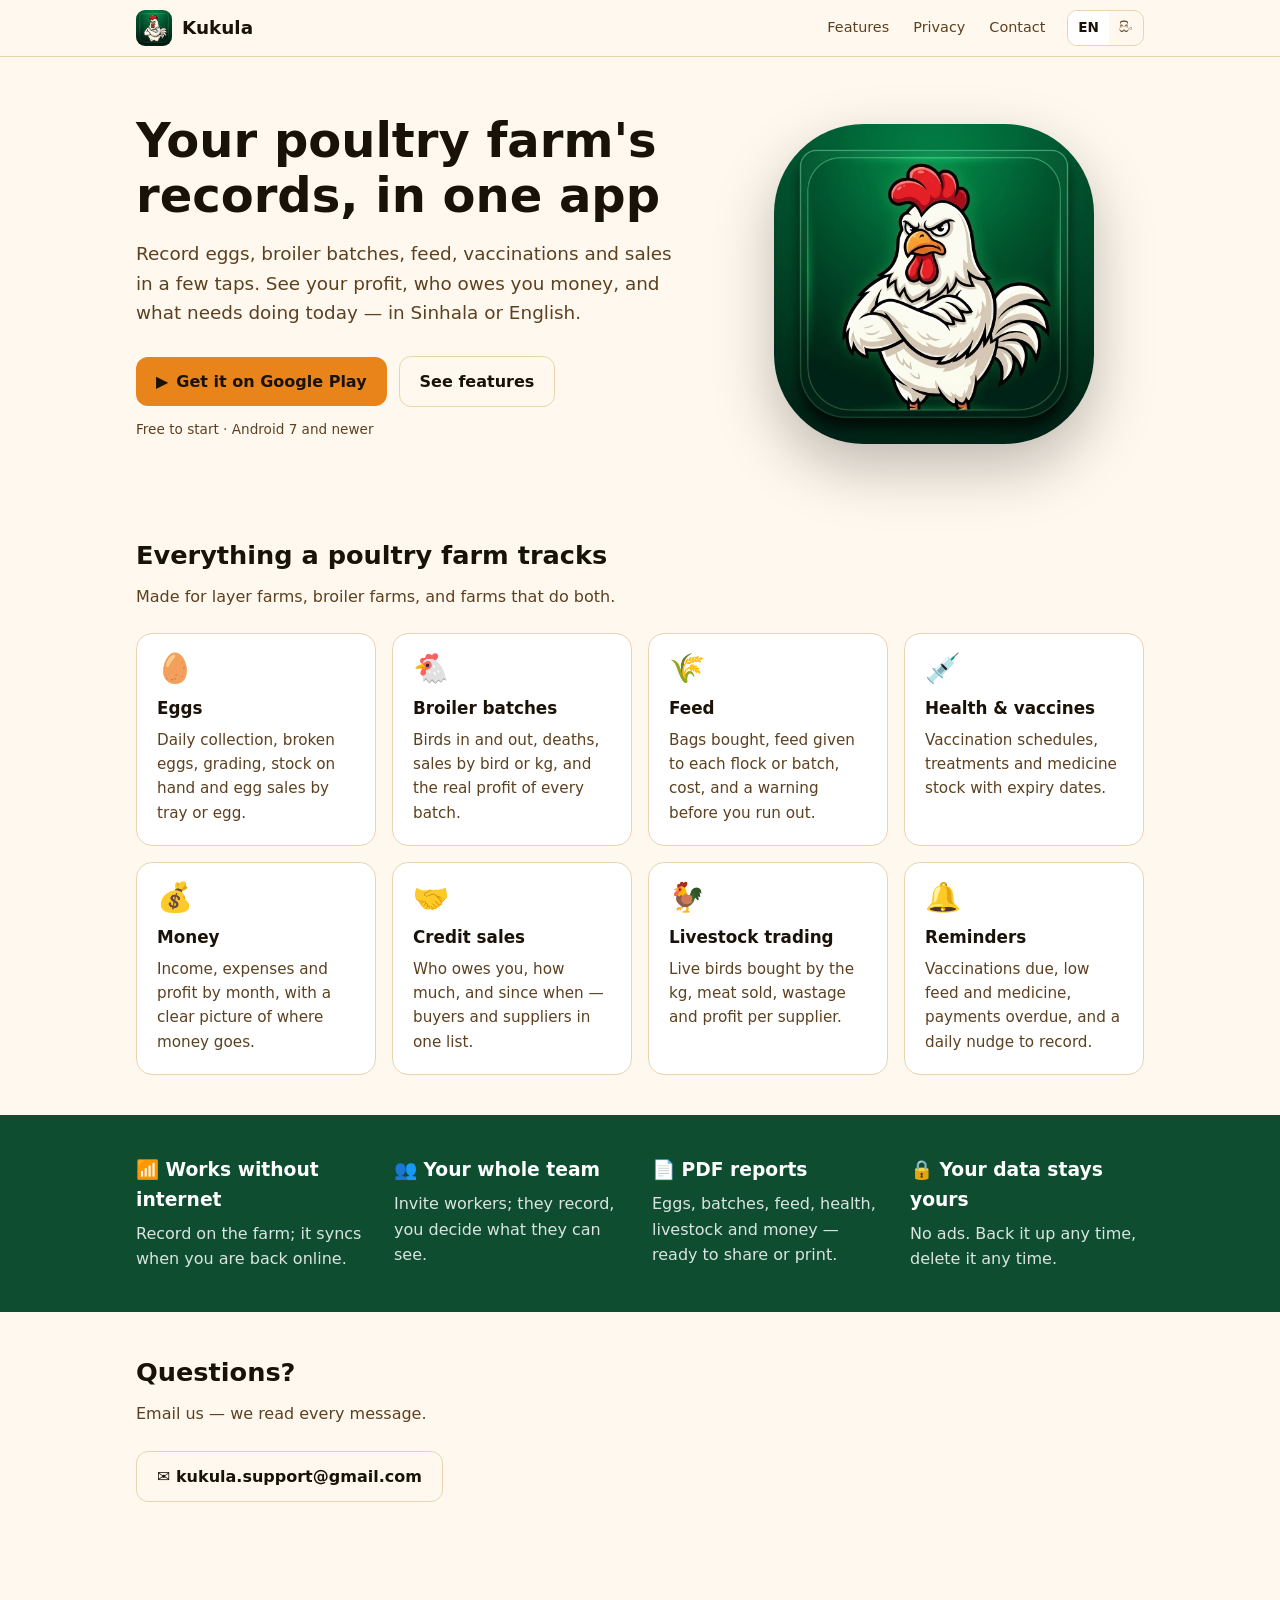
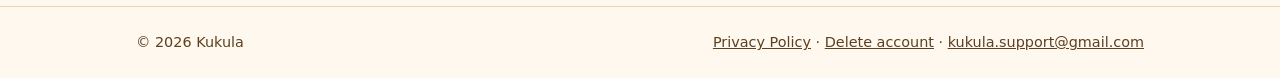
<file: index.html>
<!doctype html>
<html lang="en" data-lang="en">
<head>
<meta charset="utf-8">
<meta name="viewport" content="width=device-width, initial-scale=1">
<title>Kukula — Poultry Farm Records</title>
<meta name="description" content="Kukula keeps a poultry farm's records in one app: eggs, broiler batches, feed, vaccinations, sales and money owed. In Sinhala and English, works offline.">
<link rel="icon" href="assets/favicon.png">
<link rel="stylesheet" href="assets/style.css">
<script src="assets/lang.js"></script>
</head>
<body>

<header class="site-header">
  <div class="wrap">
    <a class="brand" href="index.html"><img src="assets/icon.png" alt="">Kukula</a>
    <nav>
      <a class="hide-sm" href="#features"><span class="tr" lang="en">Features</span><span class="tr" lang="si">විශේෂාංග</span></a>
      <a href="privacy.html"><span class="tr" lang="en">Privacy</span><span class="tr" lang="si">පෞද්ගලිකත්වය</span></a>
      <a class="hide-sm" href="#contact"><span class="tr" lang="en">Contact</span><span class="tr" lang="si">සම්බන්ධ වන්න</span></a>
    </nav>
    <div class="lang-switch" role="group" aria-label="Language">
      <button type="button" data-set-lang="en">EN</button>
      <button type="button" data-set-lang="si">සිං</button>
    </div>
  </div>
</header>

<main>
  <section class="hero">
    <div>
      <h1>
        <span class="tr" lang="en">Your poultry farm's records, in one app</span>
        <span class="tr" lang="si">ඔබේ කුකුළු ගොවිපලේ සටහන් එකම යෙදුමක</span>
      </h1>
      <p class="lead">
        <span class="tr" lang="en">Record eggs, broiler batches, feed, vaccinations and sales in a few taps. See your profit, who owes you money, and what needs doing today — in Sinhala or English.</span>
        <span class="tr" lang="si">බිත්තර, බ්‍රොයිලර් බැච්, කෑම, එන්නත් සහ විකුණුම් තට්ටු කිහිපයකින් සටහන් කරන්න. ලාභය, ඔබට මුදල් ගෙවිය යුත්තේ කවුද, සහ අද කළ යුතු දේ — සිංහලෙන් හෝ ඉංග්‍රීසියෙන් බලන්න.</span>
      </p>
      <div class="cta">
        <a class="btn btn-primary" href="https://play.google.com/store/apps/details?id=com.kukulaapp.kukula_app">
          ▶ <span class="tr" lang="en">Get it on Google Play</span><span class="tr" lang="si">Google Play වෙතින් ලබා ගන්න</span>
        </a>
        <a class="btn btn-ghost" href="#features">
          <span class="tr" lang="en">See features</span><span class="tr" lang="si">විශේෂාංග බලන්න</span>
        </a>
      </div>
      <p class="note">
        <span class="tr" lang="en">Free to start · Android 7 and newer</span>
        <span class="tr" lang="si">නොමිලේ ආරම්භ කරන්න · Android 7 සහ ඉහළ</span>
      </p>
    </div>
    <div class="art"><img src="assets/icon.png" alt="Kukula app icon"></div>
  </section>

  <section class="block" id="features">
    <h2><span class="tr" lang="en">Everything a poultry farm tracks</span><span class="tr" lang="si">කුකුළු ගොවිපලකට අවශ්‍ය සියල්ල</span></h2>
    <p><span class="tr" lang="en">Made for layer farms, broiler farms, and farms that do both.</span><span class="tr" lang="si">බිත්තර ගොවිපල, බ්‍රොයිලර් ගොවිපල සහ දෙකම කරන ගොවිපල සඳහා.</span></p>
    <div class="grid">
      <div class="card"><div class="icon">🥚</div>
        <h3><span class="tr" lang="en">Eggs</span><span class="tr" lang="si">බිත්තර</span></h3>
        <p><span class="tr" lang="en">Daily collection, broken eggs, grading, stock on hand and egg sales by tray or egg.</span><span class="tr" lang="si">දිනපතා එකතුව, බිඳුණු බිත්තර, ශ්‍රේණිගත කිරීම, ඇති තොගය සහ ට්‍රේ / බිත්තර වශයෙන් විකුණුම්.</span></p></div>
      <div class="card"><div class="icon">🐔</div>
        <h3><span class="tr" lang="en">Broiler batches</span><span class="tr" lang="si">බ්‍රොයිලර් බැච්</span></h3>
        <p><span class="tr" lang="en">Birds in and out, deaths, sales by bird or kg, and the real profit of every batch.</span><span class="tr" lang="si">කුකුළන් ඇතුළු වීම සහ පිටවීම, මරණ, කුකුළන් හෝ kg වශයෙන් විකුණුම්, සහ සෑම බැච් එකකම සැබෑ ලාභය.</span></p></div>
      <div class="card"><div class="icon">🌾</div>
        <h3><span class="tr" lang="en">Feed</span><span class="tr" lang="si">කුකුළු කෑම</span></h3>
        <p><span class="tr" lang="en">Bags bought, feed given to each flock or batch, cost, and a warning before you run out.</span><span class="tr" lang="si">මිලදී ගත් බෑග්, එක් එක් රංචුවට / බැච් එකට දුන් කෑම, වියදම, සහ අවසන් වීමට පෙර අනතුරු ඇඟවීමක්.</span></p></div>
      <div class="card"><div class="icon">💉</div>
        <h3><span class="tr" lang="en">Health &amp; vaccines</span><span class="tr" lang="si">සෞඛ්‍ය සහ එන්නත්</span></h3>
        <p><span class="tr" lang="en">Vaccination schedules, treatments and medicine stock with expiry dates.</span><span class="tr" lang="si">එන්නත් කාලසටහන්, ප්‍රතිකාර සහ කල් ඉකුත් වන දින සමඟ බෙහෙත් තොගය.</span></p></div>
      <div class="card"><div class="icon">💰</div>
        <h3><span class="tr" lang="en">Money</span><span class="tr" lang="si">මුදල්</span></h3>
        <p><span class="tr" lang="en">Income, expenses and profit by month, with a clear picture of where money goes.</span><span class="tr" lang="si">මාසය අනුව ආදායම්, වියදම් සහ ලාභය, මුදල් යන තැන පැහැදිලිව.</span></p></div>
      <div class="card"><div class="icon">🤝</div>
        <h3><span class="tr" lang="en">Credit sales</span><span class="tr" lang="si">ණයට විකුණුම්</span></h3>
        <p><span class="tr" lang="en">Who owes you, how much, and since when — buyers and suppliers in one list.</span><span class="tr" lang="si">කවුද ගෙවිය යුත්තේ, කොපමණද, කවදා සිටද — ගැනුම්කරුවන් සහ සැපයුම්කරුවන් එකම ලැයිස්තුවක.</span></p></div>
      <div class="card"><div class="icon">🐓</div>
        <h3><span class="tr" lang="en">Livestock trading</span><span class="tr" lang="si">කුකුළු වෙළඳාම</span></h3>
        <p><span class="tr" lang="en">Live birds bought by the kg, meat sold, wastage and profit per supplier.</span><span class="tr" lang="si">kg වශයෙන් මිලදී ගත් පණපිටින් කුකුළන්, විකුණූ මස්, නාස්තිය සහ සැපයුම්කරු අනුව ලාභය.</span></p></div>
      <div class="card"><div class="icon">🔔</div>
        <h3><span class="tr" lang="en">Reminders</span><span class="tr" lang="si">සිහිකැඳවීම්</span></h3>
        <p><span class="tr" lang="en">Vaccinations due, low feed and medicine, payments overdue, and a daily nudge to record.</span><span class="tr" lang="si">නියමිත එන්නත්, අඩු කෑම සහ බෙහෙත්, පරක්කු ගෙවීම්, සහ දිනපතා සටහන් කිරීමට මතක් කිරීමක්.</span></p></div>
    </div>
  </section>

  <div class="band">
    <div class="inner">
      <div>
        <h3><span class="tr" lang="en">📶 Works without internet</span><span class="tr" lang="si">📶 අන්තර්ජාලය නැතිවත් වැඩ</span></h3>
        <p><span class="tr" lang="en">Record on the farm; it syncs when you are back online.</span><span class="tr" lang="si">ගොවිපලේදී සටහන් කරන්න; අන්තර්ජාලය ආ විට සමමුහුර්ත වේ.</span></p>
      </div>
      <div>
        <h3><span class="tr" lang="en">👥 Your whole team</span><span class="tr" lang="si">👥 මුළු කණ්ඩායමම</span></h3>
        <p><span class="tr" lang="en">Invite workers; they record, you decide what they can see.</span><span class="tr" lang="si">සේවකයන් එකතු කරන්න; ඔවුන් සටහන් කරයි, ඔවුන්ට පෙනෙන දේ ඔබ තීරණය කරයි.</span></p>
      </div>
      <div>
        <h3><span class="tr" lang="en">📄 PDF reports</span><span class="tr" lang="si">📄 PDF වාර්තා</span></h3>
        <p><span class="tr" lang="en">Eggs, batches, feed, health, livestock and money — ready to share or print.</span><span class="tr" lang="si">බිත්තර, බැච්, කෑම, සෞඛ්‍ය, කුකුළු වෙළඳාම සහ මුදල් — බෙදා ගැනීමට හෝ මුද්‍රණයට.</span></p>
      </div>
      <div>
        <h3><span class="tr" lang="en">🔒 Your data stays yours</span><span class="tr" lang="si">🔒 ඔබේ දත්ත ඔබටමයි</span></h3>
        <p><span class="tr" lang="en">No ads. Back it up any time, delete it any time.</span><span class="tr" lang="si">දැන්වීම් නැත. ඕනෑම වේලාවක backup කරන්න, ඕනෑම වේලාවක මකන්න.</span></p>
      </div>
    </div>
  </div>

  <section class="block" id="contact">
    <h2><span class="tr" lang="en">Questions?</span><span class="tr" lang="si">ප්‍රශ්න තිබේද?</span></h2>
    <p>
      <span class="tr" lang="en">Email us — we read every message.</span>
      <span class="tr" lang="si">අපට email කරන්න — සෑම පණිවිඩයක්ම කියවමු.</span>
    </p>
    <a class="btn btn-ghost" href="mailto:kukula.support@gmail.com">✉ kukula.support@gmail.com</a>
  </section>
</main>

<footer class="site-footer">
  <div class="wrap">
    <span>© 2026 Kukula</span>
    <span>
      <a href="privacy.html"><span class="tr" lang="en">Privacy Policy</span><span class="tr" lang="si">පෞද්ගලිකත්ව ප්‍රතිපත්තිය</span></a> ·
      <a href="delete-account.html"><span class="tr" lang="en">Delete account</span><span class="tr" lang="si">ගිණුම මකන්න</span></a> ·
      <a href="mailto:kukula.support@gmail.com">kukula.support@gmail.com</a>
    </span>
  </div>
</footer>
</body>
</html>
</file>
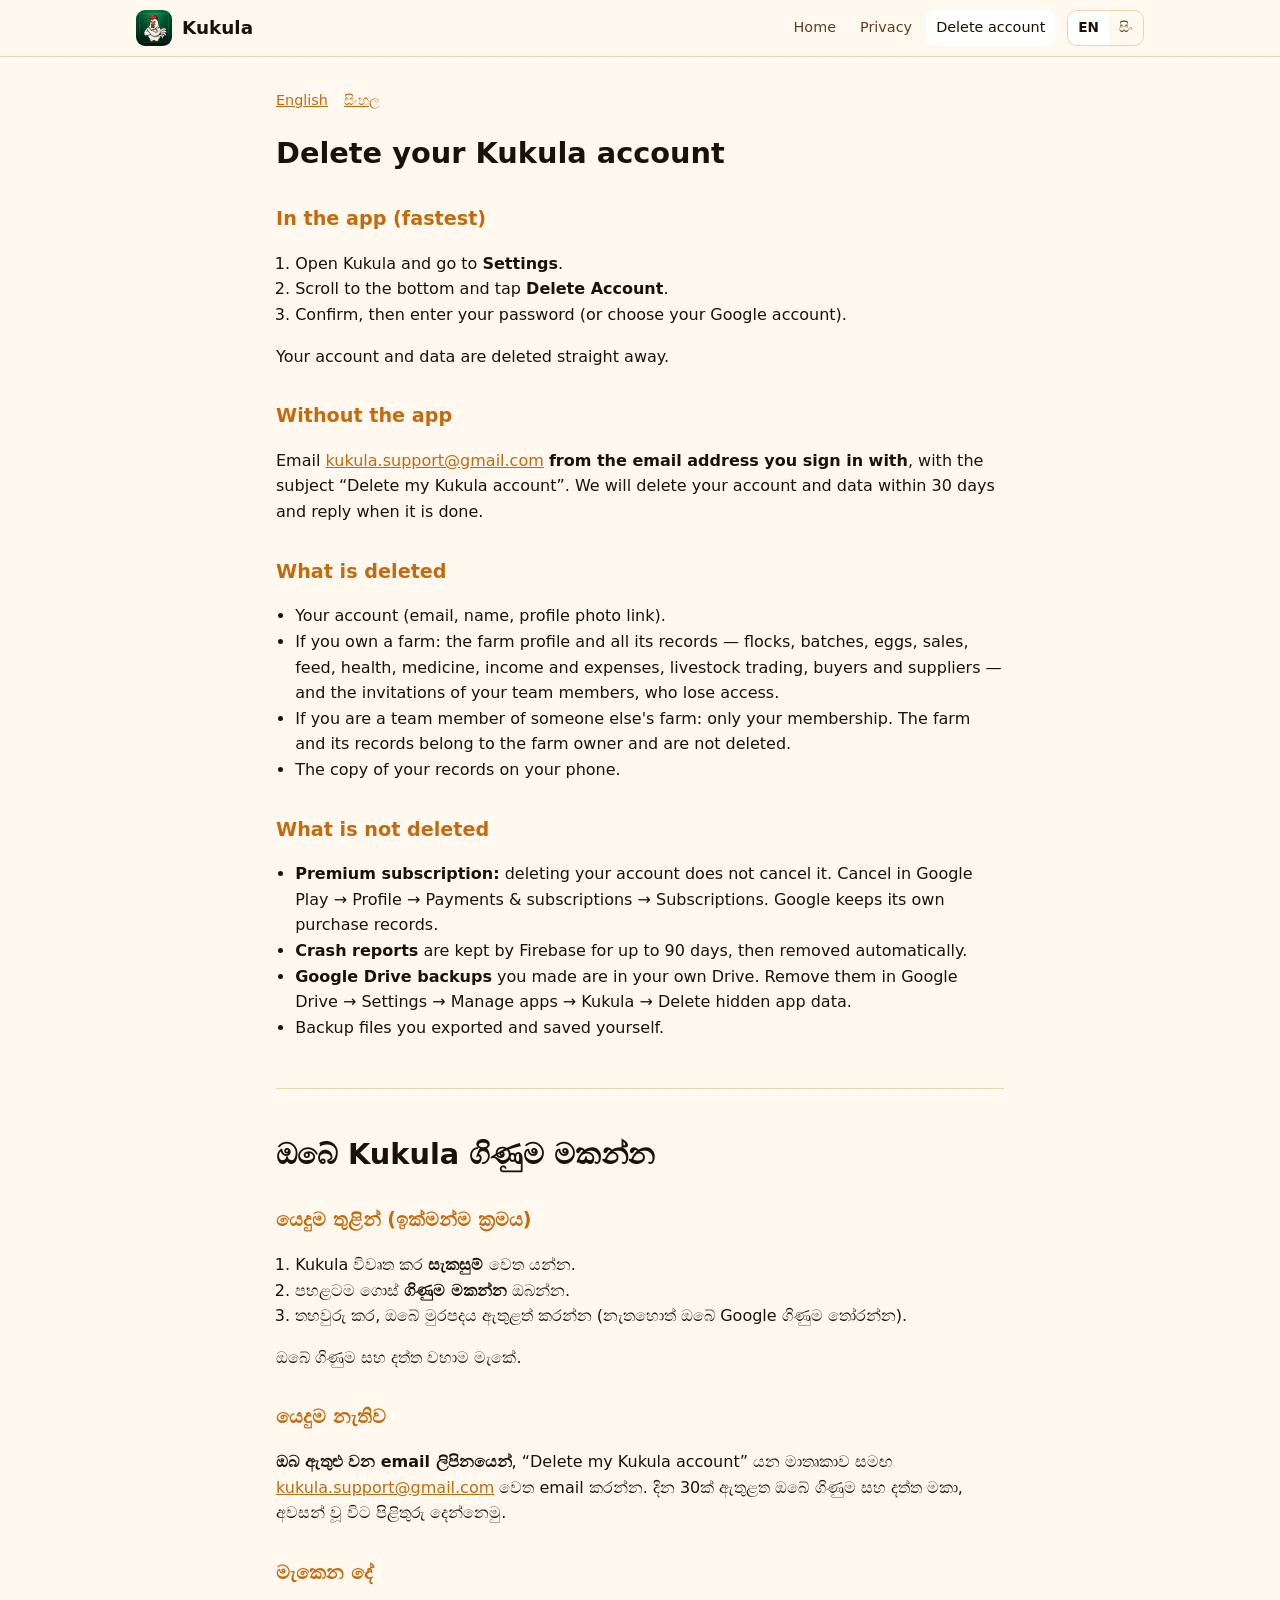
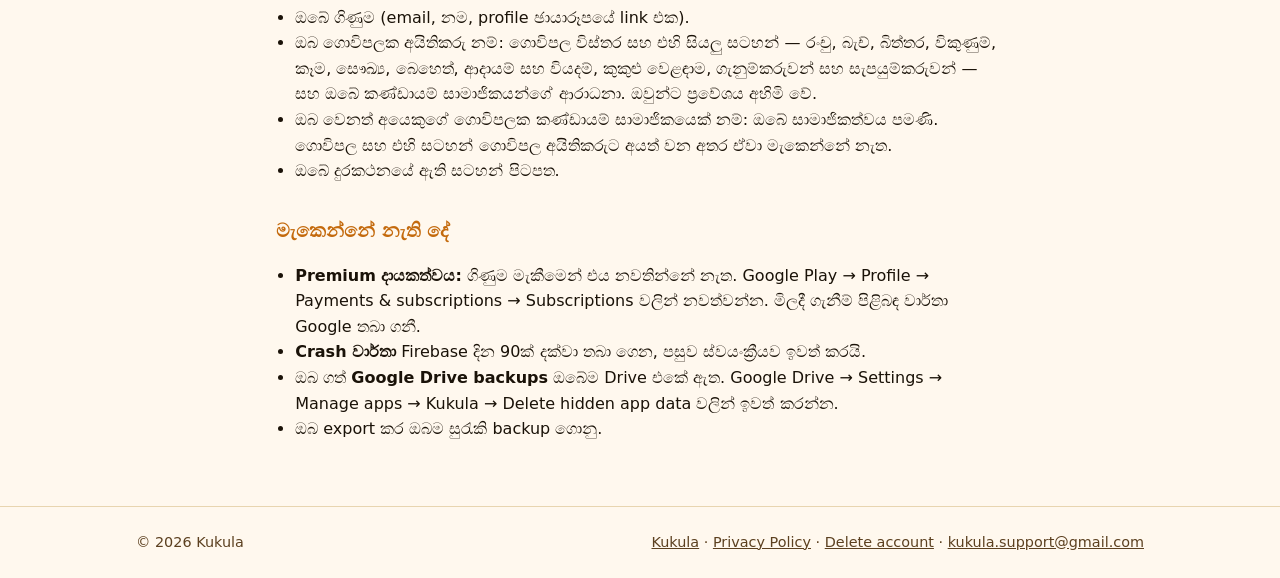
<file: delete-account.html>
<!doctype html>
<html lang="en">
<head>
<meta charset="utf-8">
<meta name="viewport" content="width=device-width, initial-scale=1">
<title>Delete Kukula Account</title>
<link rel="icon" href="assets/favicon.png">
<link rel="stylesheet" href="assets/style.css">
<script src="assets/lang.js"></script>
</head>
<body>
<header class="site-header">
  <div class="wrap">
    <a class="brand" href="index.html"><img src="assets/icon.png" alt="">Kukula</a>
    <nav>
      <a class="hide-sm" href="index.html"><span class="tr" lang="en">Home</span><span class="tr" lang="si">මුල් පිටුව</span></a>
      <a href="privacy.html"><span class="tr" lang="en">Privacy</span><span class="tr" lang="si">පෞද්ගලිකත්වය</span></a>
      <a href="delete-account.html" aria-current="page"><span class="tr" lang="en">Delete account</span><span class="tr" lang="si">ගිණුම මකන්න</span></a>
    </nav>
    <div class="lang-switch" role="group" aria-label="Language">
      <button type="button" data-set-lang="en">EN</button>
      <button type="button" data-set-lang="si">සිං</button>
    </div>
  </div>
</header>

<main class="doc">
<p class="lang-links"><a href="#en">English</a><a href="#si">සිංහල</a></p>

<section id="en" lang="en">
<h1>Delete your Kukula account</h1>

<h2>In the app (fastest)</h2>
<ol>
  <li>Open Kukula and go to <strong>Settings</strong>.</li>
  <li>Scroll to the bottom and tap <strong>Delete Account</strong>.</li>
  <li>Confirm, then enter your password (or choose your Google account).</li>
</ol>
<p>Your account and data are deleted straight away.</p>

<h2>Without the app</h2>
<p>Email <a href="mailto:kukula.support@gmail.com?subject=Delete%20my%20Kukula%20account">kukula.support@gmail.com</a> <strong>from the email address you sign in with</strong>, with the subject “Delete my Kukula account”. We will delete your account and data within 30 days and reply when it is done.</p>

<h2>What is deleted</h2>
<ul>
  <li>Your account (email, name, profile photo link).</li>
  <li>If you own a farm: the farm profile and all its records — flocks, batches, eggs, sales, feed, health, medicine, income and expenses, livestock trading, buyers and suppliers — and the invitations of your team members, who lose access.</li>
  <li>If you are a team member of someone else's farm: only your membership. The farm and its records belong to the farm owner and are not deleted.</li>
  <li>The copy of your records on your phone.</li>
</ul>

<h2>What is not deleted</h2>
<ul>
  <li><strong>Premium subscription:</strong> deleting your account does not cancel it. Cancel in Google Play → Profile → Payments &amp; subscriptions → Subscriptions. Google keeps its own purchase records.</li>
  <li><strong>Crash reports</strong> are kept by Firebase for up to 90 days, then removed automatically.</li>
  <li><strong>Google Drive backups</strong> you made are in your own Drive. Remove them in Google Drive → Settings → Manage apps → Kukula → Delete hidden app data.</li>
  <li>Backup files you exported and saved yourself.</li>
</ul>
</section>

<hr>

<section id="si" lang="si">
<h1>ඔබේ Kukula ගිණුම මකන්න</h1>

<h2>යෙදුම තුළින් (ඉක්මන්ම ක්‍රමය)</h2>
<ol>
  <li>Kukula විවෘත කර <strong>සැකසුම්</strong> වෙත යන්න.</li>
  <li>පහළටම ගොස් <strong>ගිණුම මකන්න</strong> ඔබන්න.</li>
  <li>තහවුරු කර, ඔබේ මුරපදය ඇතුළත් කරන්න (නැතහොත් ඔබේ Google ගිණුම තෝරන්න).</li>
</ol>
<p>ඔබේ ගිණුම සහ දත්ත වහාම මැකේ.</p>

<h2>යෙදුම නැතිව</h2>
<p><strong>ඔබ ඇතුළු වන email ලිපිනයෙන්</strong>, “Delete my Kukula account” යන මාතෘකාව සමඟ <a href="mailto:kukula.support@gmail.com?subject=Delete%20my%20Kukula%20account">kukula.support@gmail.com</a> වෙත email කරන්න. දින 30ක් ඇතුළත ඔබේ ගිණුම සහ දත්ත මකා, අවසන් වූ විට පිළිතුරු දෙන්නෙමු.</p>

<h2>මැකෙන දේ</h2>
<ul>
  <li>ඔබේ ගිණුම (email, නම, profile ඡායාරූපයේ link එක).</li>
  <li>ඔබ ගොවිපලක අයිතිකරු නම්: ගොවිපල විස්තර සහ එහි සියලු සටහන් — රංචු, බැච්, බිත්තර, විකුණුම්, කෑම, සෞඛ්‍ය, බෙහෙත්, ආදායම් සහ වියදම්, කුකුළු වෙළඳාම, ගැනුම්කරුවන් සහ සැපයුම්කරුවන් — සහ ඔබේ කණ්ඩායම් සාමාජිකයන්ගේ ආරාධනා. ඔවුන්ට ප්‍රවේශය අහිමි වේ.</li>
  <li>ඔබ වෙනත් අයෙකුගේ ගොවිපලක කණ්ඩායම් සාමාජිකයෙක් නම්: ඔබේ සාමාජිකත්වය පමණි. ගොවිපල සහ එහි සටහන් ගොවිපල අයිතිකරුට අයත් වන අතර ඒවා මැකෙන්නේ නැත.</li>
  <li>ඔබේ දුරකථනයේ ඇති සටහන් පිටපත.</li>
</ul>

<h2>මැකෙන්නේ නැති දේ</h2>
<ul>
  <li><strong>Premium දායකත්වය:</strong> ගිණුම මැකීමෙන් එය නවතින්නේ නැත. Google Play → Profile → Payments &amp; subscriptions → Subscriptions වලින් නවත්වන්න. මිලදී ගැනීම් පිළිබඳ වාර්තා Google තබා ගනී.</li>
  <li><strong>Crash වාර්තා</strong> Firebase දින 90ක් දක්වා තබා ගෙන, පසුව ස්වයංක්‍රීයව ඉවත් කරයි.</li>
  <li>ඔබ ගත් <strong>Google Drive backups</strong> ඔබේම Drive එකේ ඇත. Google Drive → Settings → Manage apps → Kukula → Delete hidden app data වලින් ඉවත් කරන්න.</li>
  <li>ඔබ export කර ඔබම සුරැකි backup ගොනු.</li>
</ul>
</section>
</main>

<footer class="site-footer">
  <div class="wrap">
    <span>© 2026 Kukula</span>
    <span>
      <a href="index.html">Kukula</a> ·
      <a href="privacy.html"><span class="tr" lang="en">Privacy Policy</span><span class="tr" lang="si">පෞද්ගලිකත්ව ප්‍රතිපත්තිය</span></a> ·
      <a href="delete-account.html"><span class="tr" lang="en">Delete account</span><span class="tr" lang="si">ගිණුම මකන්න</span></a> ·
      <a href="mailto:kukula.support@gmail.com">kukula.support@gmail.com</a>
    </span>
  </div>
</footer>
</body>
</html>
</file>
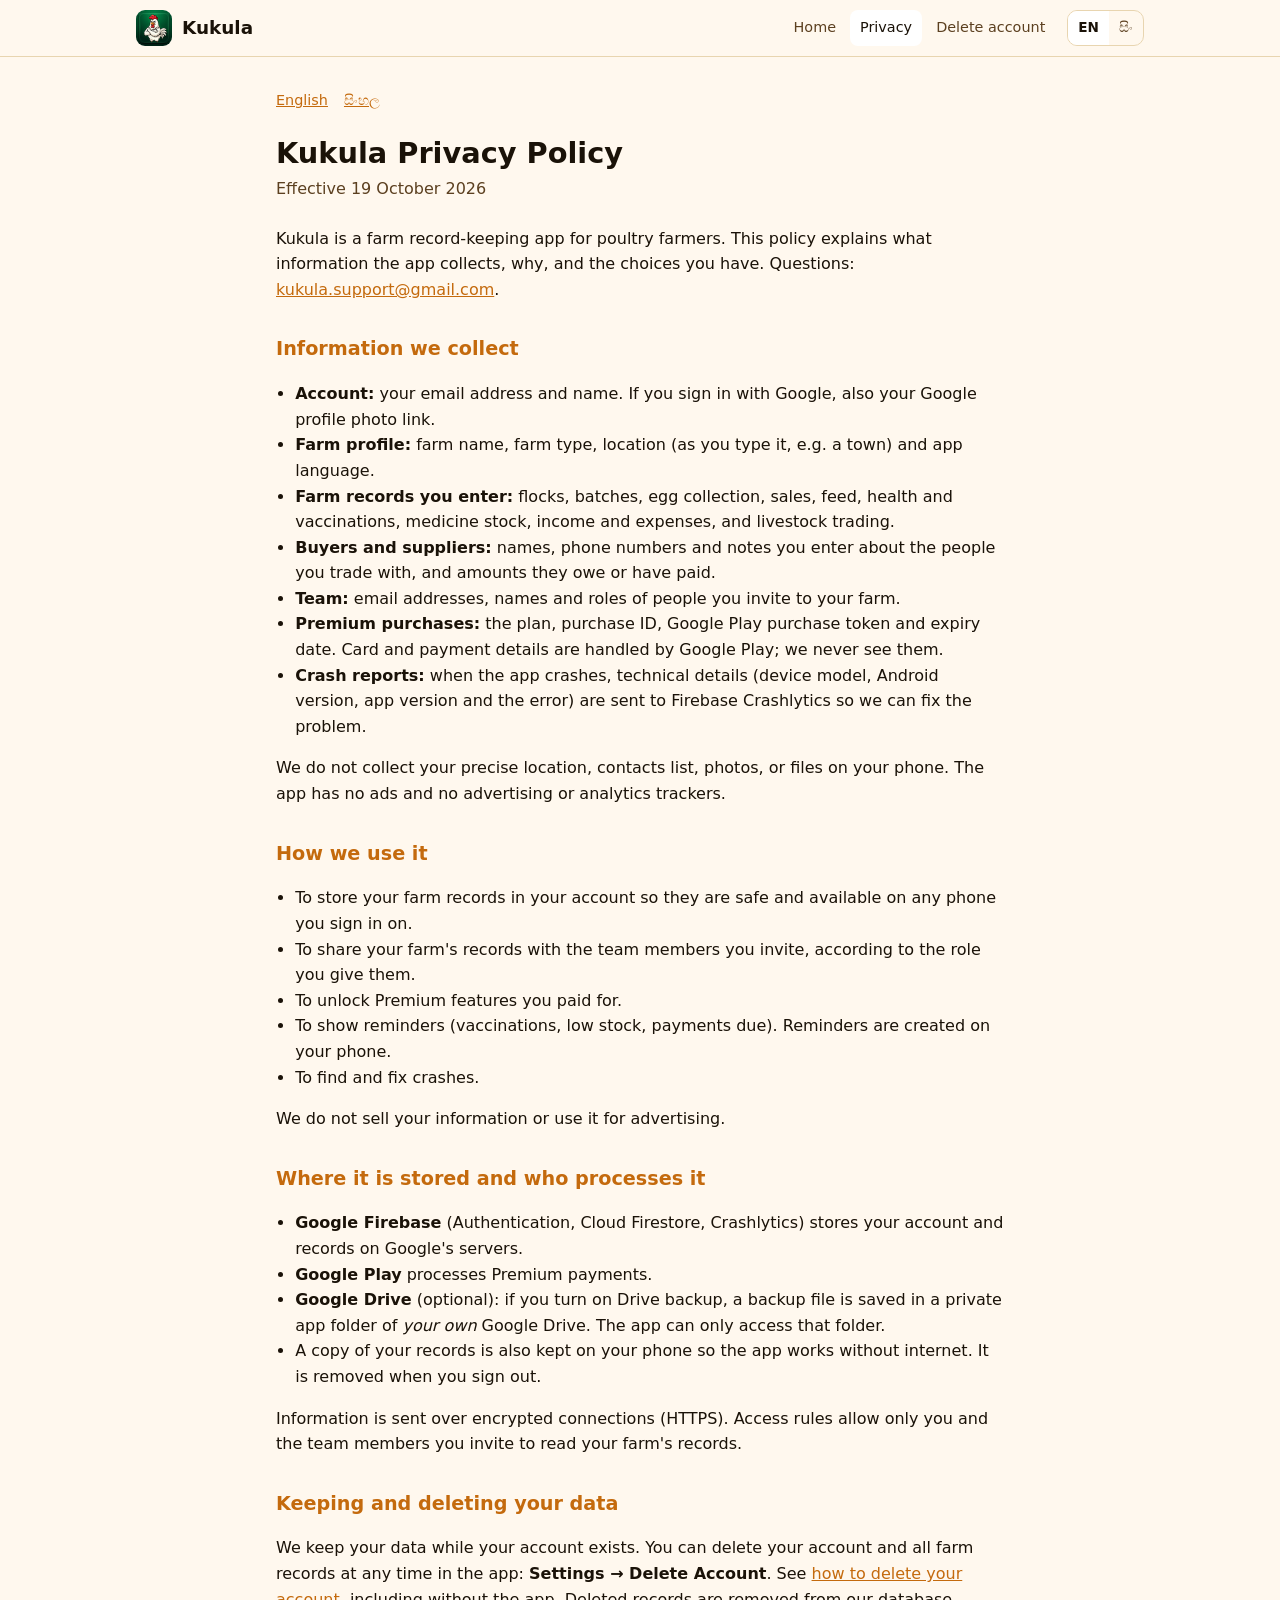
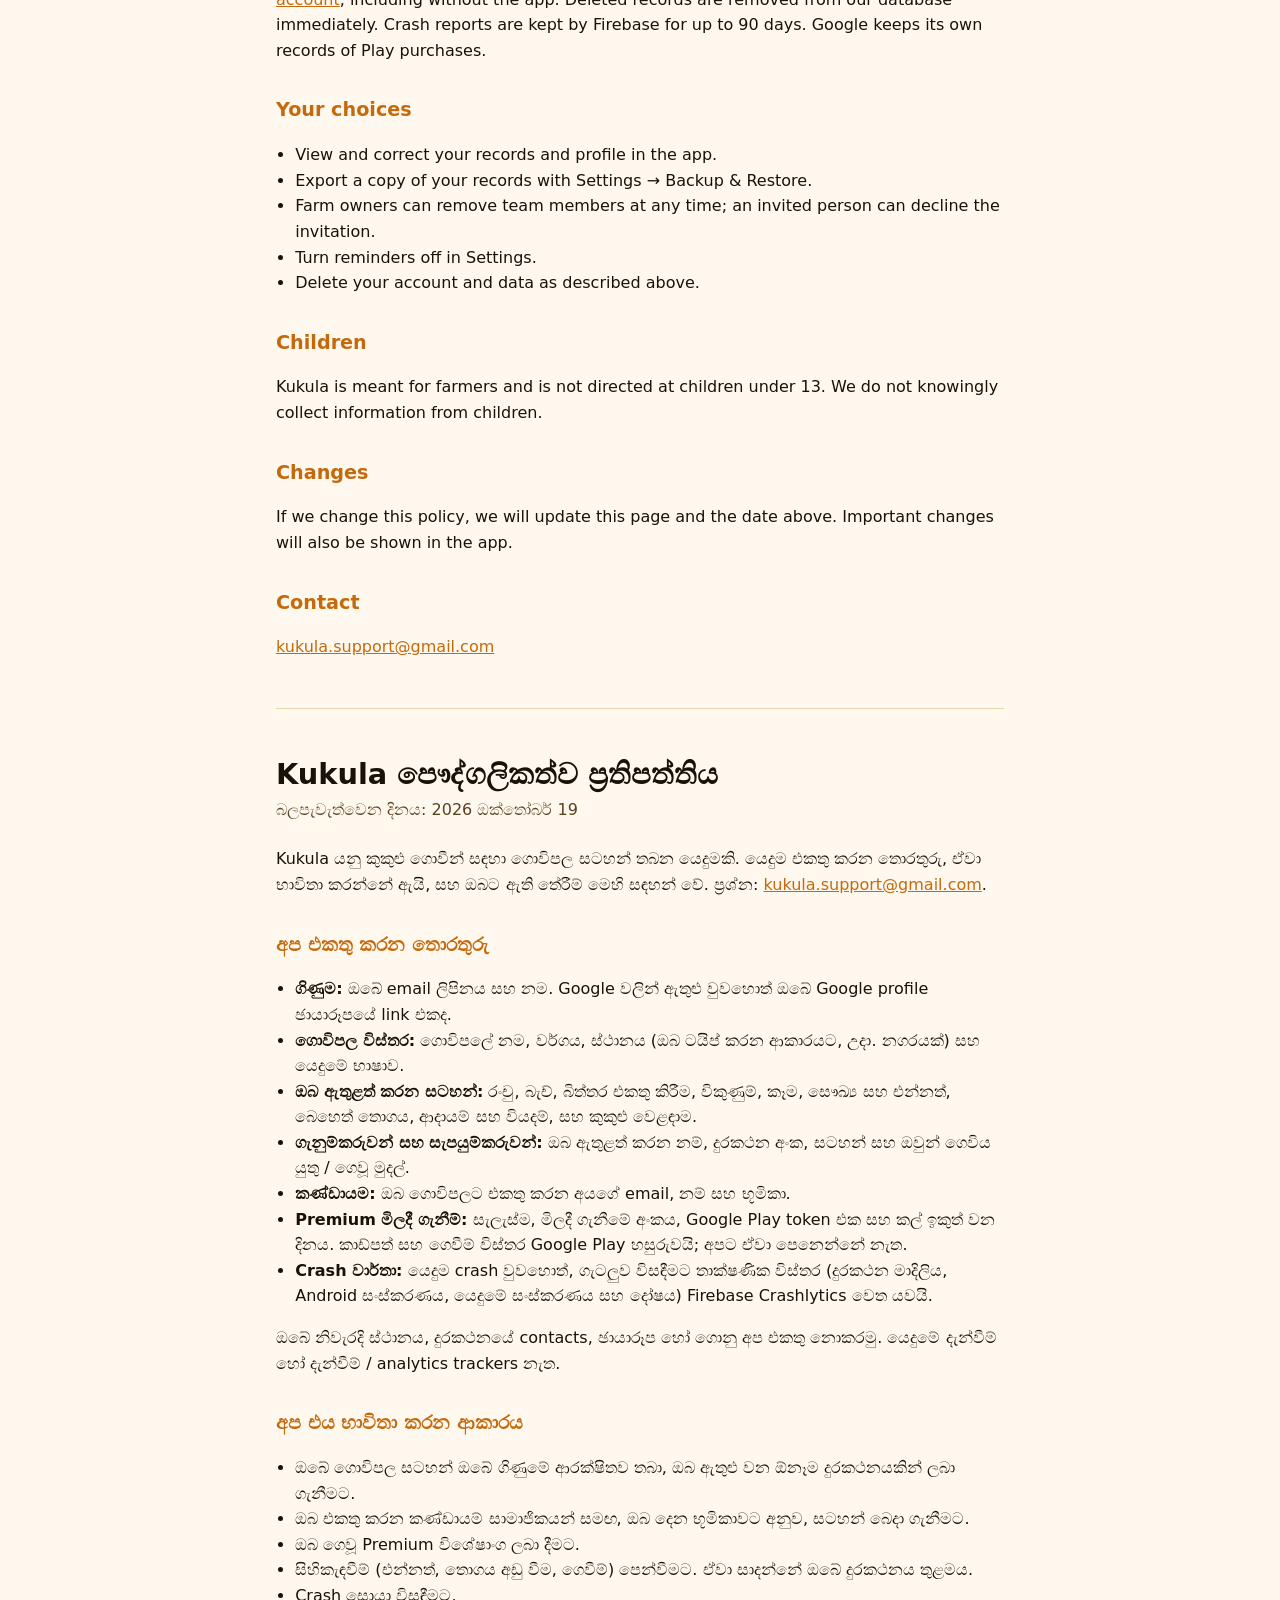
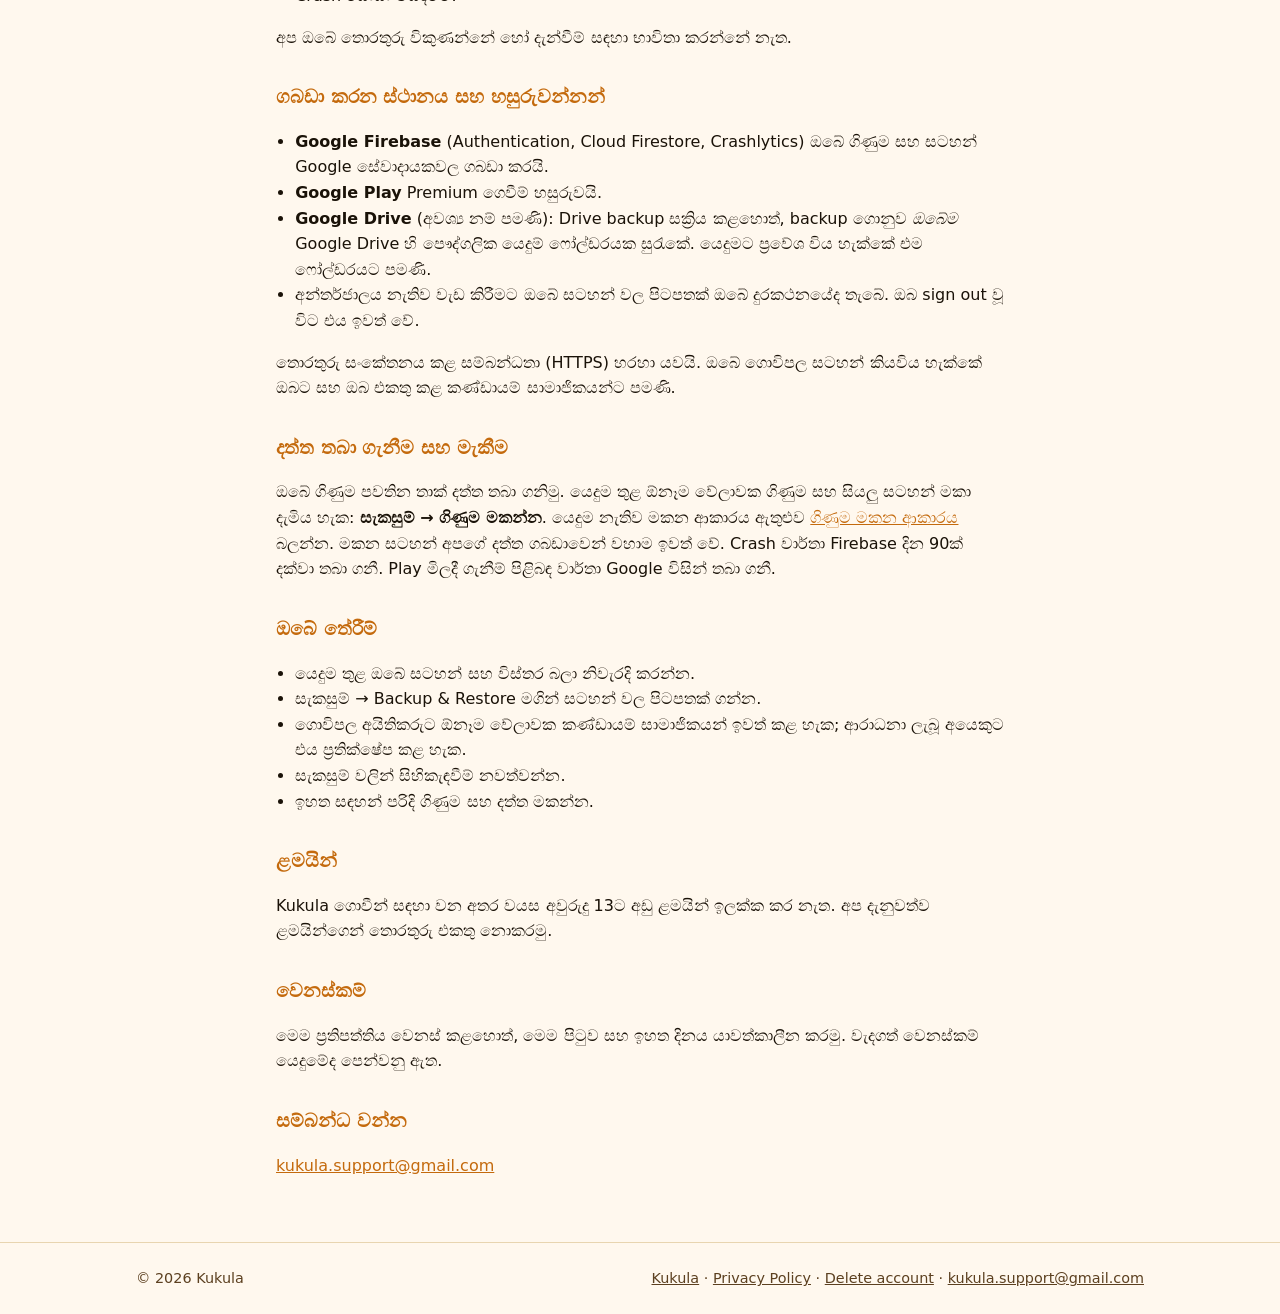
<file: privacy.html>
<!doctype html>
<html lang="en">
<head>
<meta charset="utf-8">
<meta name="viewport" content="width=device-width, initial-scale=1">
<title>Kukula Privacy Policy</title>
<link rel="icon" href="assets/favicon.png">
<link rel="stylesheet" href="assets/style.css">
<script src="assets/lang.js"></script>
</head>
<body>
<header class="site-header">
  <div class="wrap">
    <a class="brand" href="index.html"><img src="assets/icon.png" alt="">Kukula</a>
    <nav>
      <a class="hide-sm" href="index.html"><span class="tr" lang="en">Home</span><span class="tr" lang="si">මුල් පිටුව</span></a>
      <a href="privacy.html" aria-current="page"><span class="tr" lang="en">Privacy</span><span class="tr" lang="si">පෞද්ගලිකත්වය</span></a>
      <a href="delete-account.html"><span class="tr" lang="en">Delete account</span><span class="tr" lang="si">ගිණුම මකන්න</span></a>
    </nav>
    <div class="lang-switch" role="group" aria-label="Language">
      <button type="button" data-set-lang="en">EN</button>
      <button type="button" data-set-lang="si">සිං</button>
    </div>
  </div>
</header>

<main class="doc">
<p class="lang-links"><a href="#en">English</a><a href="#si">සිංහල</a></p>

<section id="en" lang="en">
<h1>Kukula Privacy Policy</h1>
<p class="meta">Effective 19 October 2026</p>

<p>Kukula is a farm record-keeping app for poultry farmers. This policy explains what information the app collects, why, and the choices you have. Questions: <a href="mailto:kukula.support@gmail.com">kukula.support@gmail.com</a>.</p>

<h2>Information we collect</h2>
<ul>
  <li><strong>Account:</strong> your email address and name. If you sign in with Google, also your Google profile photo link.</li>
  <li><strong>Farm profile:</strong> farm name, farm type, location (as you type it, e.g. a town) and app language.</li>
  <li><strong>Farm records you enter:</strong> flocks, batches, egg collection, sales, feed, health and vaccinations, medicine stock, income and expenses, and livestock trading.</li>
  <li><strong>Buyers and suppliers:</strong> names, phone numbers and notes you enter about the people you trade with, and amounts they owe or have paid.</li>
  <li><strong>Team:</strong> email addresses, names and roles of people you invite to your farm.</li>
  <li><strong>Premium purchases:</strong> the plan, purchase ID, Google Play purchase token and expiry date. Card and payment details are handled by Google Play; we never see them.</li>
  <li><strong>Crash reports:</strong> when the app crashes, technical details (device model, Android version, app version and the error) are sent to Firebase Crashlytics so we can fix the problem.</li>
</ul>
<p>We do not collect your precise location, contacts list, photos, or files on your phone. The app has no ads and no advertising or analytics trackers.</p>

<h2>How we use it</h2>
<ul>
  <li>To store your farm records in your account so they are safe and available on any phone you sign in on.</li>
  <li>To share your farm's records with the team members you invite, according to the role you give them.</li>
  <li>To unlock Premium features you paid for.</li>
  <li>To show reminders (vaccinations, low stock, payments due). Reminders are created on your phone.</li>
  <li>To find and fix crashes.</li>
</ul>
<p>We do not sell your information or use it for advertising.</p>

<h2>Where it is stored and who processes it</h2>
<ul>
  <li><strong>Google Firebase</strong> (Authentication, Cloud Firestore, Crashlytics) stores your account and records on Google's servers.</li>
  <li><strong>Google Play</strong> processes Premium payments.</li>
  <li><strong>Google Drive</strong> (optional): if you turn on Drive backup, a backup file is saved in a private app folder of <em>your own</em> Google Drive. The app can only access that folder.</li>
  <li>A copy of your records is also kept on your phone so the app works without internet. It is removed when you sign out.</li>
</ul>
<p>Information is sent over encrypted connections (HTTPS). Access rules allow only you and the team members you invite to read your farm's records.</p>

<h2>Keeping and deleting your data</h2>
<p>We keep your data while your account exists. You can delete your account and all farm records at any time in the app: <strong>Settings → Delete Account</strong>. See <a href="delete-account.html">how to delete your account</a>, including without the app. Deleted records are removed from our database immediately. Crash reports are kept by Firebase for up to 90 days. Google keeps its own records of Play purchases.</p>

<h2>Your choices</h2>
<ul>
  <li>View and correct your records and profile in the app.</li>
  <li>Export a copy of your records with Settings → Backup &amp; Restore.</li>
  <li>Farm owners can remove team members at any time; an invited person can decline the invitation.</li>
  <li>Turn reminders off in Settings.</li>
  <li>Delete your account and data as described above.</li>
</ul>

<h2>Children</h2>
<p>Kukula is meant for farmers and is not directed at children under 13. We do not knowingly collect information from children.</p>

<h2>Changes</h2>
<p>If we change this policy, we will update this page and the date above. Important changes will also be shown in the app.</p>

<h2>Contact</h2>
<p><a href="mailto:kukula.support@gmail.com">kukula.support@gmail.com</a></p>
</section>

<hr>

<section id="si" lang="si">
<h1>Kukula පෞද්ගලිකත්ව ප්‍රතිපත්තිය</h1>
<p class="meta">බලපැවැත්වෙන දිනය: 2026 ඔක්තෝබර් 19</p>

<p>Kukula යනු කුකුළු ගොවීන් සඳහා ගොවිපල සටහන් තබන යෙදුමකි. යෙදුම එකතු කරන තොරතුරු, ඒවා භාවිතා කරන්නේ ඇයි, සහ ඔබට ඇති තේරීම් මෙහි සඳහන් වේ. ප්‍රශ්න: <a href="mailto:kukula.support@gmail.com">kukula.support@gmail.com</a>.</p>

<h2>අප එකතු කරන තොරතුරු</h2>
<ul>
  <li><strong>ගිණුම:</strong> ඔබේ email ලිපිනය සහ නම. Google වලින් ඇතුළු වුවහොත් ඔබේ Google profile ඡායාරූපයේ link එකද.</li>
  <li><strong>ගොවිපල විස්තර:</strong> ගොවිපලේ නම, වර්ගය, ස්ථානය (ඔබ ටයිප් කරන ආකාරයට, උදා. නගරයක්) සහ යෙදුමේ භාෂාව.</li>
  <li><strong>ඔබ ඇතුළත් කරන සටහන්:</strong> රංචු, බැච්, බිත්තර එකතු කිරීම, විකුණුම්, කෑම, සෞඛ්‍ය සහ එන්නත්, බෙහෙත් තොගය, ආදායම් සහ වියදම්, සහ කුකුළු වෙළඳාම.</li>
  <li><strong>ගැනුම්කරුවන් සහ සැපයුම්කරුවන්:</strong> ඔබ ඇතුළත් කරන නම්, දුරකථන අංක, සටහන් සහ ඔවුන් ගෙවිය යුතු / ගෙවූ මුදල්.</li>
  <li><strong>කණ්ඩායම:</strong> ඔබ ගොවිපලට එකතු කරන අයගේ email, නම් සහ භූමිකා.</li>
  <li><strong>Premium මිලදී ගැනීම්:</strong> සැලැස්ම, මිලදී ගැනීමේ අංකය, Google Play token එක සහ කල් ඉකුත් වන දිනය. කාඩ්පත් සහ ගෙවීම් විස්තර Google Play හසුරුවයි; අපට ඒවා පෙනෙන්නේ නැත.</li>
  <li><strong>Crash වාර්තා:</strong> යෙදුම crash වුවහොත්, ගැටලුව විසඳීමට තාක්ෂණික විස්තර (දුරකථන මාදිලිය, Android සංස්කරණය, යෙදුමේ සංස්කරණය සහ දෝෂය) Firebase Crashlytics වෙත යවයි.</li>
</ul>
<p>ඔබේ නිවැරදි ස්ථානය, දුරකථනයේ contacts, ඡායාරූප හෝ ගොනු අප එකතු නොකරමු. යෙදුමේ දැන්වීම් හෝ දැන්වීම් / analytics trackers නැත.</p>

<h2>අප එය භාවිතා කරන ආකාරය</h2>
<ul>
  <li>ඔබේ ගොවිපල සටහන් ඔබේ ගිණුමේ ආරක්ෂිතව තබා, ඔබ ඇතුළු වන ඕනෑම දුරකථනයකින් ලබා ගැනීමට.</li>
  <li>ඔබ එකතු කරන කණ්ඩායම් සාමාජිකයන් සමඟ, ඔබ දෙන භූමිකාවට අනුව, සටහන් බෙදා ගැනීමට.</li>
  <li>ඔබ ගෙවූ Premium විශේෂාංග ලබා දීමට.</li>
  <li>සිහිකැඳවීම් (එන්නත්, තොගය අඩු වීම, ගෙවීම්) පෙන්වීමට. ඒවා සාදන්නේ ඔබේ දුරකථනය තුළමය.</li>
  <li>Crash සොයා විසඳීමට.</li>
</ul>
<p>අප ඔබේ තොරතුරු විකුණන්නේ හෝ දැන්වීම් සඳහා භාවිතා කරන්නේ නැත.</p>

<h2>ගබඩා කරන ස්ථානය සහ හසුරුවන්නන්</h2>
<ul>
  <li><strong>Google Firebase</strong> (Authentication, Cloud Firestore, Crashlytics) ඔබේ ගිණුම සහ සටහන් Google සේවාදායකවල ගබඩා කරයි.</li>
  <li><strong>Google Play</strong> Premium ගෙවීම් හසුරුවයි.</li>
  <li><strong>Google Drive</strong> (අවශ්‍ය නම් පමණි): Drive backup සක්‍රිය කළහොත්, backup ගොනුව <em>ඔබේම</em> Google Drive හි පෞද්ගලික යෙදුම් ෆෝල්ඩරයක සුරැකේ. යෙදුමට ප්‍රවේශ විය හැක්කේ එම ෆෝල්ඩරයට පමණි.</li>
  <li>අන්තර්ජාලය නැතිව වැඩ කිරීමට ඔබේ සටහන් වල පිටපතක් ඔබේ දුරකථනයේද තැබේ. ඔබ sign out වූ විට එය ඉවත් වේ.</li>
</ul>
<p>තොරතුරු සංකේතනය කළ සම්බන්ධතා (HTTPS) හරහා යවයි. ඔබේ ගොවිපල සටහන් කියවිය හැක්කේ ඔබට සහ ඔබ එකතු කළ කණ්ඩායම් සාමාජිකයන්ට පමණි.</p>

<h2>දත්ත තබා ගැනීම සහ මැකීම</h2>
<p>ඔබේ ගිණුම පවතින තාක් දත්ත තබා ගනිමු. යෙදුම තුළ ඕනෑම වේලාවක ගිණුම සහ සියලු සටහන් මකා දැමිය හැක: <strong>සැකසුම් → ගිණුම මකන්න</strong>. යෙදුම නැතිව මකන ආකාරය ඇතුළුව <a href="delete-account.html">ගිණුම මකන ආකාරය</a> බලන්න. මකන සටහන් අපගේ දත්ත ගබඩාවෙන් වහාම ඉවත් වේ. Crash වාර්තා Firebase දින 90ක් දක්වා තබා ගනී. Play මිලදී ගැනීම් පිළිබඳ වාර්තා Google විසින් තබා ගනී.</p>

<h2>ඔබේ තේරීම්</h2>
<ul>
  <li>යෙදුම තුළ ඔබේ සටහන් සහ විස්තර බලා නිවැරදි කරන්න.</li>
  <li>සැකසුම් → Backup &amp; Restore මගින් සටහන් වල පිටපතක් ගන්න.</li>
  <li>ගොවිපල අයිතිකරුට ඕනෑම වේලාවක කණ්ඩායම් සාමාජිකයන් ඉවත් කළ හැක; ආරාධනා ලැබූ අයෙකුට එය ප්‍රතික්ෂේප කළ හැක.</li>
  <li>සැකසුම් වලින් සිහිකැඳවීම් නවත්වන්න.</li>
  <li>ඉහත සඳහන් පරිදි ගිණුම සහ දත්ත මකන්න.</li>
</ul>

<h2>ළමයින්</h2>
<p>Kukula ගොවීන් සඳහා වන අතර වයස අවුරුදු 13ට අඩු ළමයින් ඉලක්ක කර නැත. අප දැනුවත්ව ළමයින්ගෙන් තොරතුරු එකතු නොකරමු.</p>

<h2>වෙනස්කම්</h2>
<p>මෙම ප්‍රතිපත්තිය වෙනස් කළහොත්, මෙම පිටුව සහ ඉහත දිනය යාවත්කාලීන කරමු. වැදගත් වෙනස්කම් යෙදුමේද පෙන්වනු ඇත.</p>

<h2>සම්බන්ධ වන්න</h2>
<p><a href="mailto:kukula.support@gmail.com">kukula.support@gmail.com</a></p>
</section>
</main>

<footer class="site-footer">
  <div class="wrap">
    <span>© 2026 Kukula</span>
    <span>
      <a href="index.html">Kukula</a> ·
      <a href="privacy.html"><span class="tr" lang="en">Privacy Policy</span><span class="tr" lang="si">පෞද්ගලිකත්ව ප්‍රතිපත්තිය</span></a> ·
      <a href="delete-account.html"><span class="tr" lang="en">Delete account</span><span class="tr" lang="si">ගිණුම මකන්න</span></a> ·
      <a href="mailto:kukula.support@gmail.com">kukula.support@gmail.com</a>
    </span>
  </div>
</footer>
</body>
</html>
</file>
<file: assets/style.css>
/* Kukula website — shared by every page */
:root {
  --bg: #fff8ee;
  --surface: #ffffff;
  --text: #1a1208;
  --muted: #5c4020;
  --accent: #c46a0d;
  --accent-strong: #e8841a;
  --green: #0e4d30;
  --line: #e8d5b0;
}
@media (prefers-color-scheme: dark) {
  :root {
    --bg: #1a1208;
    --surface: #2e2010;
    --text: #f5e6c8;
    --muted: #ad9070;
    --accent: #ffb347;
    --accent-strong: #e8841a;
    --green: #1f7a4d;
    --line: #4a3520;
  }
}

* { box-sizing: border-box; }
html { scroll-behavior: smooth; }
body {
  margin: 0;
  background: var(--bg);
  color: var(--text);
  font: 16px/1.6 system-ui, -apple-system, "Segoe UI", Roboto, "Noto Sans Sinhala", sans-serif;
}
a { color: var(--accent); }
img { max-width: 100%; }

/* ── Header / footer ─────────────────────────────────────────────── */
.site-header {
  position: sticky; top: 0; z-index: 10;
  background: color-mix(in srgb, var(--bg) 92%, transparent);
  backdrop-filter: blur(8px);
  border-bottom: 1px solid var(--line);
}
.site-header .wrap {
  display: flex; align-items: center; gap: 12px;
  max-width: 1040px; margin: 0 auto; padding: 10px 16px;
}
.brand {
  display: flex; align-items: center; gap: 10px;
  color: var(--text); text-decoration: none; font-weight: 800; font-size: 1.15rem;
}
.brand img { width: 36px; height: 36px; border-radius: 9px; }
.site-header nav { margin-left: auto; display: flex; gap: 4px; flex-wrap: wrap; }
.site-header nav a {
  white-space: nowrap;
  color: var(--muted); text-decoration: none; font-size: .9rem;
  padding: 6px 10px; border-radius: 8px;
}
.site-header nav a:hover, .site-header nav a[aria-current="page"] {
  color: var(--text); background: var(--surface);
}
.site-footer {
  border-top: 1px solid var(--line); margin-top: 64px;
  color: var(--muted); font-size: .9rem;
}
.site-footer .wrap {
  max-width: 1040px; margin: 0 auto; padding: 24px 16px;
  display: flex; flex-wrap: wrap; gap: 8px 24px; justify-content: space-between;
}
.site-footer a { color: var(--muted); }

/* ── Text pages (privacy, delete account) ────────────────────────── */
main.doc { max-width: 760px; margin: 0 auto; padding: 32px 16px 0; }
main.doc h1 { font-size: 1.8rem; margin: 0 0 4px; line-height: 1.25; }
main.doc h2 { font-size: 1.2rem; margin: 32px 0 8px; color: var(--accent); }
main.doc .meta { color: var(--muted); margin: 0 0 24px; }
main.doc ul, main.doc ol { padding-left: 1.2rem; }
main.doc hr { border: 0; border-top: 1px solid var(--line); margin: 48px 0; }
.lang-links { margin: 0 0 24px; font-size: .9rem; }
.lang-links a { margin-right: 16px; }

/* ── Home page ───────────────────────────────────────────────────── */
.hero {
  max-width: 1040px; margin: 0 auto; padding: 56px 16px 40px;
  display: grid; grid-template-columns: 1.3fr 1fr; gap: 40px; align-items: center;
}
.hero h1 { font-size: clamp(2rem, 5vw, 3rem); line-height: 1.15; margin: 0 0 16px; }
.hero p.lead { font-size: 1.15rem; color: var(--muted); margin: 0 0 28px; }
.hero .art {
  justify-self: center; width: min(320px, 80vw); aspect-ratio: 1;
  border-radius: 28%; overflow: hidden;
  box-shadow: 0 24px 60px rgba(0, 0, 0, .25);
}
.hero .art img { display: block; width: 100%; height: 100%; }
.cta { display: flex; flex-wrap: wrap; gap: 12px; align-items: center; }
.btn {
  display: inline-flex; align-items: center; gap: 8px;
  padding: 12px 20px; border-radius: 12px; font-weight: 700; text-decoration: none;
}
.btn-primary { background: var(--accent-strong); color: #1a1208; }
.btn-ghost { border: 1px solid var(--line); color: var(--text); }
.note { color: var(--muted); font-size: .85rem; margin-top: 12px; }

section.block { max-width: 1040px; margin: 0 auto; padding: 40px 16px; }
section.block h2 { font-size: 1.6rem; margin: 0 0 8px; }
section.block > p { color: var(--muted); margin: 0 0 24px; max-width: 640px; }
.grid {
  display: grid; gap: 16px;
  grid-template-columns: repeat(auto-fill, minmax(230px, 1fr));
}
.card {
  background: var(--surface); border: 1px solid var(--line);
  border-radius: 16px; padding: 20px;
}
.card .icon { font-size: 1.8rem; line-height: 1; }
.card h3 { margin: 12px 0 6px; font-size: 1.05rem; }
.card p { margin: 0; color: var(--muted); font-size: .95rem; }

.band {
  background: var(--green); color: #fff;
}
.band .inner {
  max-width: 1040px; margin: 0 auto; padding: 40px 16px;
  display: grid; gap: 24px; grid-template-columns: repeat(auto-fit, minmax(220px, 1fr));
}
.band h3 { margin: 0 0 6px; }
.band p { margin: 0; opacity: .85; }

/* Language switch: show only the chosen language */
.lang-switch { display: inline-flex; border: 1px solid var(--line); border-radius: 10px; overflow: hidden; }
.lang-switch button {
  background: none; border: 0; color: var(--muted); font: inherit; font-size: .85rem;
  padding: 6px 10px; cursor: pointer;
}
.lang-switch button[aria-pressed="true"] { background: var(--surface); color: var(--text); font-weight: 700; }
html[data-lang="en"] [lang="si"].tr,
html[data-lang="si"] [lang="en"].tr { display: none; }

@media (max-width: 720px) {
  .hero { grid-template-columns: 1fr; padding-top: 32px; text-align: center; }
  .hero .art { order: -1; width: 160px; }
  .cta { justify-content: center; }
  .site-header nav a.hide-sm { display: none; }
  /* Phones: logo + language on the first row, links on their own row */
  .site-header .wrap { flex-wrap: wrap; row-gap: 4px; }
  .lang-switch { margin-left: auto; }
  .site-header nav { order: 3; width: 100%; margin-left: -10px; flex-wrap: nowrap; overflow-x: auto; }
}
</file>
